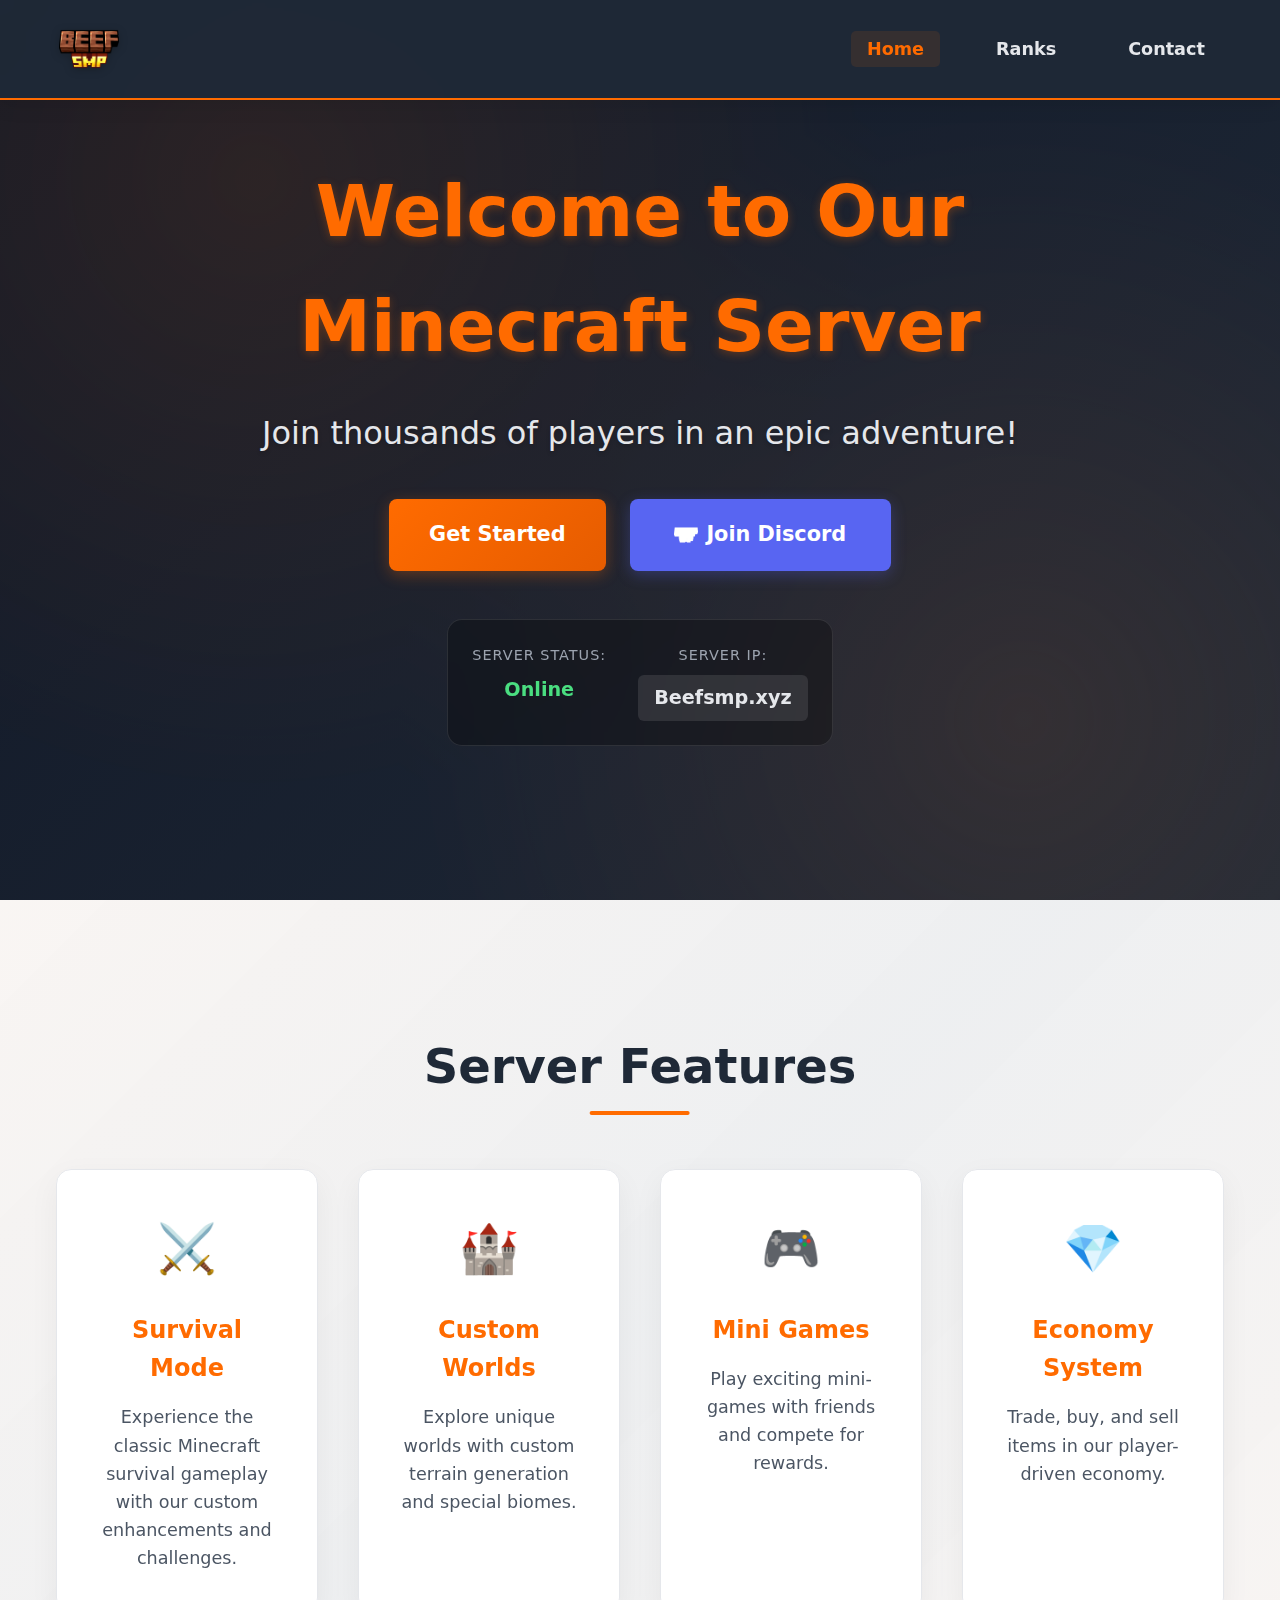
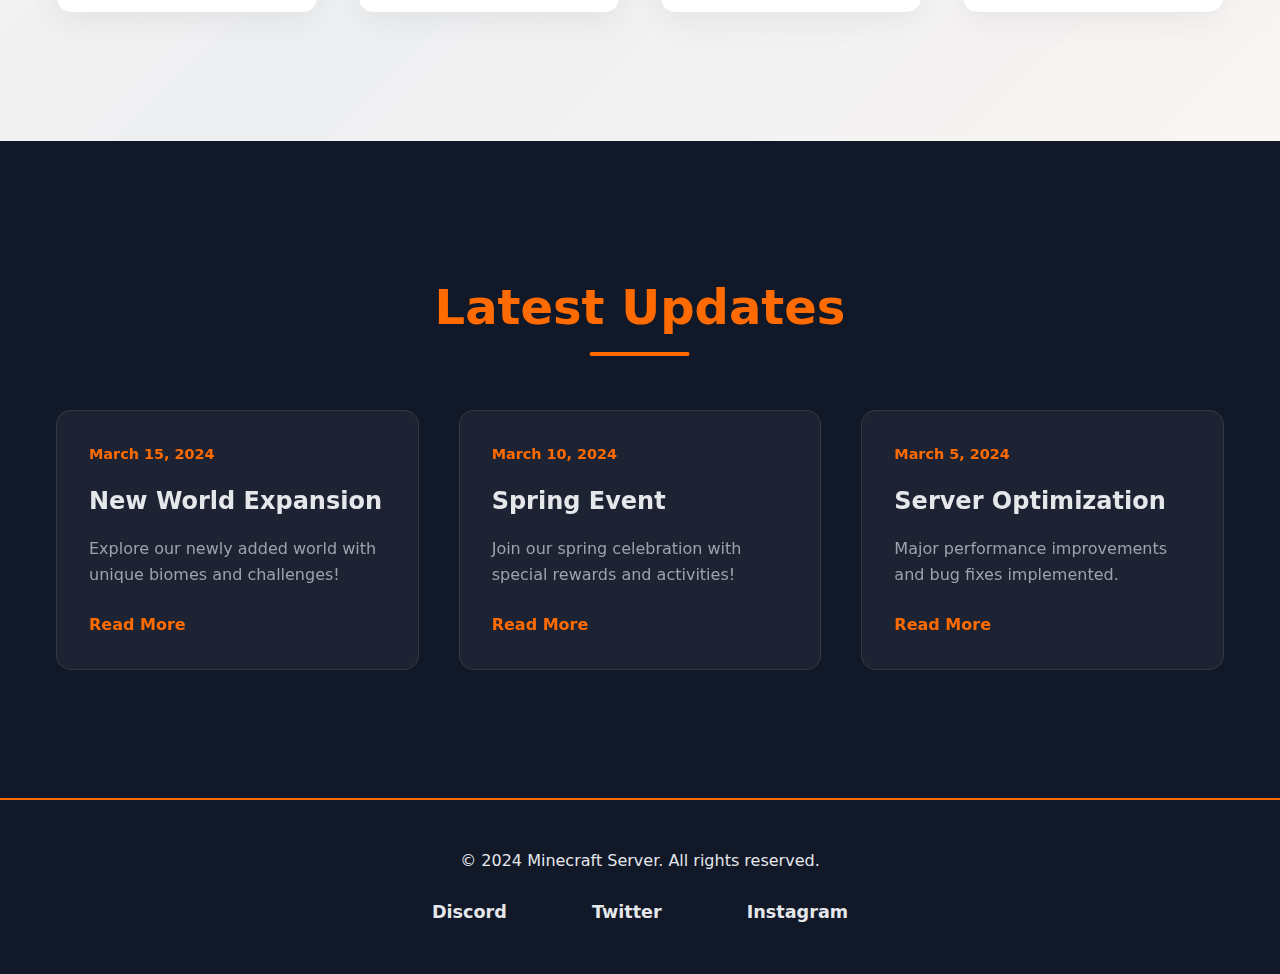
<file: index.html>
<!DOCTYPE html>
<html lang="en">
<head>
    <meta charset="UTF-8">
    <meta name="viewport" content="width=device-width, initial-scale=1.0">
    <title>Minecraft Server - Home</title>
    <link rel="stylesheet" href="styles.css">
    <link rel="stylesheet" href="index.css">
</head>
<body>
    <div class="minecraft-background"></div>
    
    <!-- Header -->
    <header class="header">
        <nav class="nav-container">
            <div class="logo">
                <img src="minecraft_title_13.png" alt="BeefSmp Logo">
            </div>
            <ul class="nav-links">
                <li><a href="index.html" class="active">Home</a></li>
                <li><a href="ranks.html">Ranks</a></li>
                <li><a href="contact.html">Contact</a></li>
            </ul>
        </nav>
    </header>

    <!-- Hero Section -->
    <section class="hero-section">
        <div class="hero-content">
            <h1>Welcome to Our Minecraft Server</h1>
            <p class="subtitle">Join thousands of players in an epic adventure!</p>
            <div class="hero-buttons">
                <a href="ranks.html" class="cta-button">Get Started</a>
                <a href="https://discord.gg/HNm7WVHv" class="discord-button discord-button-hero" target="_blank">
                    <img src="minecraft_title_13.png" alt="Discord" class="discord-icon">
                    Join Discord
                </a>
            </div>
            <div class="server-status">
                <div class="status-item">
                    <span class="status-label">Server Status:</span>
                    <span class="status-value online">Online</span>
                </div>
                <div class="status-item">
                    <span class="status-label">Server IP:</span>
                    <span class="status-value copy-ip" onclick="copyToClipboard('Beefsmp.xyz')">Beefsmp.xyz</span>
                </div>
            </div>
        </div>
    </section>

    <!-- Features Section -->
    <section class="features-section">
        <h2>Server Features</h2>
        <div class="features-grid">
            <div class="feature-card">
                <div class="feature-icon">⚔️</div>
                <h3>Survival Mode</h3>
                <p>Experience the classic Minecraft survival gameplay with our custom enhancements and challenges.</p>
            </div>
            <div class="feature-card">
                <div class="feature-icon">🏰</div>
                <h3>Custom Worlds</h3>
                <p>Explore unique worlds with custom terrain generation and special biomes.</p>
            </div>
            <div class="feature-card">
                <div class="feature-icon">🎮</div>
                <h3>Mini Games</h3>
                <p>Play exciting mini-games with friends and compete for rewards.</p>
            </div>
            <div class="feature-card">
                <div class="feature-icon">💎</div>
                <h3>Economy System</h3>
                <p>Trade, buy, and sell items in our player-driven economy.</p>
            </div>
        </div>
    </section>

    <!-- Latest News Section -->
    <section class="news-section">
        <h2>Latest Updates</h2>
        <div class="news-grid">
            <article class="news-card">
                <div class="news-date">March 15, 2024</div>
                <h3>New World Expansion</h3>
                <p>Explore our newly added world with unique biomes and challenges!</p>
                <a href="#" class="read-more">Read More</a>
            </article>
            <article class="news-card">
                <div class="news-date">March 10, 2024</div>
                <h3>Spring Event</h3>
                <p>Join our spring celebration with special rewards and activities!</p>
                <a href="#" class="read-more">Read More</a>
            </article>
            <article class="news-card">
                <div class="news-date">March 5, 2024</div>
                <h3>Server Optimization</h3>
                <p>Major performance improvements and bug fixes implemented.</p>
                <a href="#" class="read-more">Read More</a>
            </article>
        </div>
    </section>

    <!-- Footer -->
    <footer class="footer">
        <div class="footer-content">
            <p>&copy; 2024 Minecraft Server. All rights reserved.</p>
            <div class="social-links">
                <a href="https://discord.gg/HNm7WVHv" class="social-link" target="_blank">Discord</a>
                <a href="#" class="social-link">Twitter</a>
                <a href="#" class="social-link">Instagram</a>
            </div>
        </div>
    </footer>

    <script>
        function copyToClipboard(text) {
            navigator.clipboard.writeText(text).then(() => {
                const element = document.querySelector('.copy-ip');
                const originalText = element.textContent;
                element.textContent = 'Copied!';
                element.style.color = 'var(--primary-orange)';
                setTimeout(() => {
                    element.textContent = originalText;
                    element.style.color = '';
                }, 2000);
            });
        }
    </script>
</body>
</html>
</file>
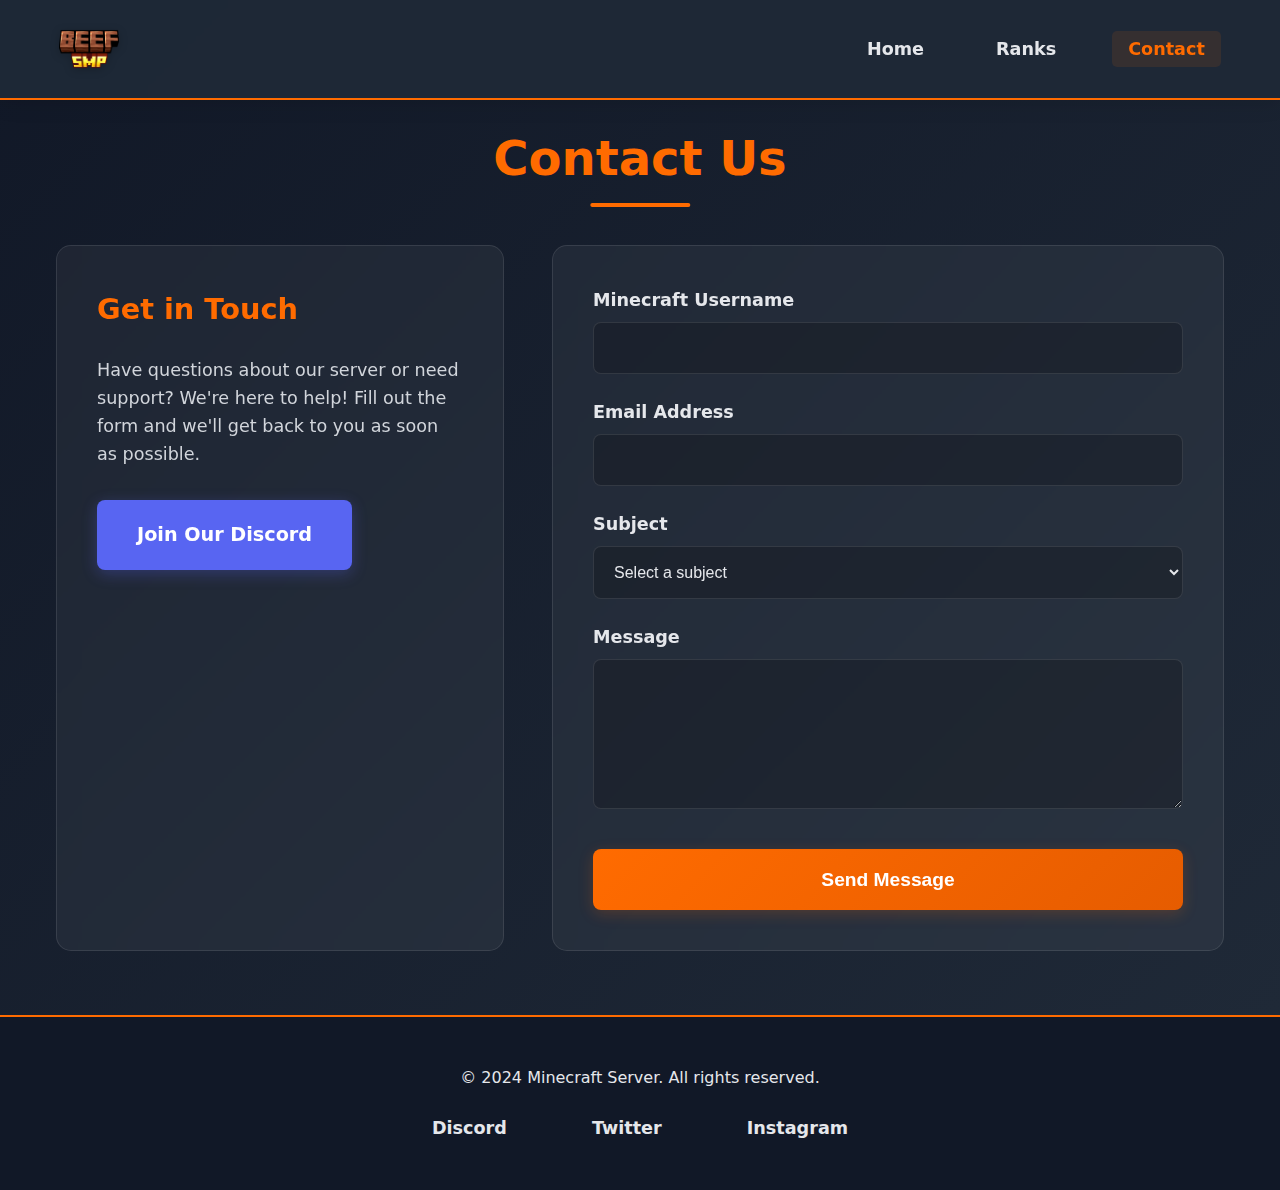
<file: contact.html>
<!DOCTYPE html>
<html lang="en">
<head>
    <meta charset="UTF-8">
    <meta name="viewport" content="width=device-width, initial-scale=1.0">
    <title>Contact Us - Minecraft Server</title>
    <link rel="stylesheet" href="styles.css">
    <link rel="stylesheet" href="contact.css">
</head>
<body>
    <div class="minecraft-background"></div>
    
    <!-- Header -->
    <header class="header">
        <nav class="nav-container">
            <div class="logo">
                <img src="minecraft_title_13.png" alt="BeefSmp Logo">
            </div>
            <ul class="nav-links">
                <li><a href="index.html">Home</a></li>
                <li><a href="ranks.html">Ranks</a></li>
                <li><a href="contact.html" class="active">Contact</a></li>
            </ul>
        </nav>
    </header>

    <!-- Contact Section -->
    <section class="contact-section">
        <h2>Contact Us</h2>
        <div class="contact-container">
            <div class="contact-info">
                <h3>Get in Touch</h3>
                <p>Have questions about our server or need support? We're here to help! Fill out the form and we'll get back to you as soon as possible.</p>
                <a href="https://discord.gg/HNm7WVHv" class="discord-button" target="_blank">
                    Join Our Discord
                </a>
            </div>
            
            <div class="contact-form-container">
                <form id="contactForm" class="contact-form">
                    <div class="form-group">
                        <label for="username">Minecraft Username</label>
                        <input type="text" id="username" name="username" required>
                    </div>
                    
                    <div class="form-group">
                        <label for="email">Email Address</label>
                        <input type="email" id="email" name="email" required>
                    </div>
                    
                    <div class="form-group">
                        <label for="subject">Subject</label>
                        <select id="subject" name="subject" required>
                            <option value="">Select a subject</option>
                            <option value="support">Technical Support</option>
                            <option value="billing">Billing Question</option>
                            <option value="report">Report an Issue</option>
                            <option value="other">Other</option>
                        </select>
                    </div>
                    
                    <div class="form-group">
                        <label for="message">Message</label>
                        <textarea id="message" name="message" rows="5" required></textarea>
                    </div>
                    
                    <button type="submit" class="submit-button">Send Message</button>
                </form>
            </div>
        </div>
    </section>

    <!-- Footer -->
    <footer class="footer">
        <div class="footer-content">
            <p>&copy; 2024 Minecraft Server. All rights reserved.</p>
            <div class="social-links">
                <a href="https://discord.gg/HNm7WVHv" class="social-link" target="_blank">Discord</a>
                <a href="#" class="social-link">Twitter</a>
                <a href="#" class="social-link">Instagram</a>
            </div>
        </div>
    </footer>

    <script>
        document.getElementById('contactForm').addEventListener('submit', async (e) => {
            e.preventDefault();
            
            const formData = {
                username: document.getElementById('username').value,
                email: document.getElementById('email').value,
                subject: document.getElementById('subject').value,
                message: document.getElementById('message').value
            };

            // Replace 'YOUR_WEBHOOK_URL' with your actual Discord webhook URL
            const webhookUrl = 'https://discord.com/api/webhooks/1376127597242745035/s_DNP3tpuAUodMtkLm22TRWAHOmt8JY_amnhChWXHYcBwJ5aSQdtr8BF71ZSl1h4Dv8o';
            
            const embed = {
                title: 'New Contact Form Submission',
                color: 16711680, // Orange color
                fields: [
                    {
                        name: 'Minecraft Username',
                        value: formData.username,
                        inline: true
                    },
                    {
                        name: 'Email',
                        value: formData.email,
                        inline: true
                    },
                    {
                        name: 'Subject',
                        value: formData.subject,
                        inline: true
                    },
                    {
                        name: 'Message',
                        value: formData.message
                    }
                ],
                timestamp: new Date().toISOString()
            };

            try {
                const response = await fetch(webhookUrl, {
                    method: 'POST',
                    headers: {
                        'Content-Type': 'application/json',
                    },
                    body: JSON.stringify({
                        embeds: [embed]
                    })
                });

                if (response.ok) {
                    alert('Message sent successfully! We will get back to you soon.');
                    document.getElementById('contactForm').reset();
                } else {
                    throw new Error('Failed to send message');
                }
            } catch (error) {
                alert('Failed to send message. Please try again later.');
                console.error('Error:', error);
            }
        });
    </script>
</body>
</html>
</file>
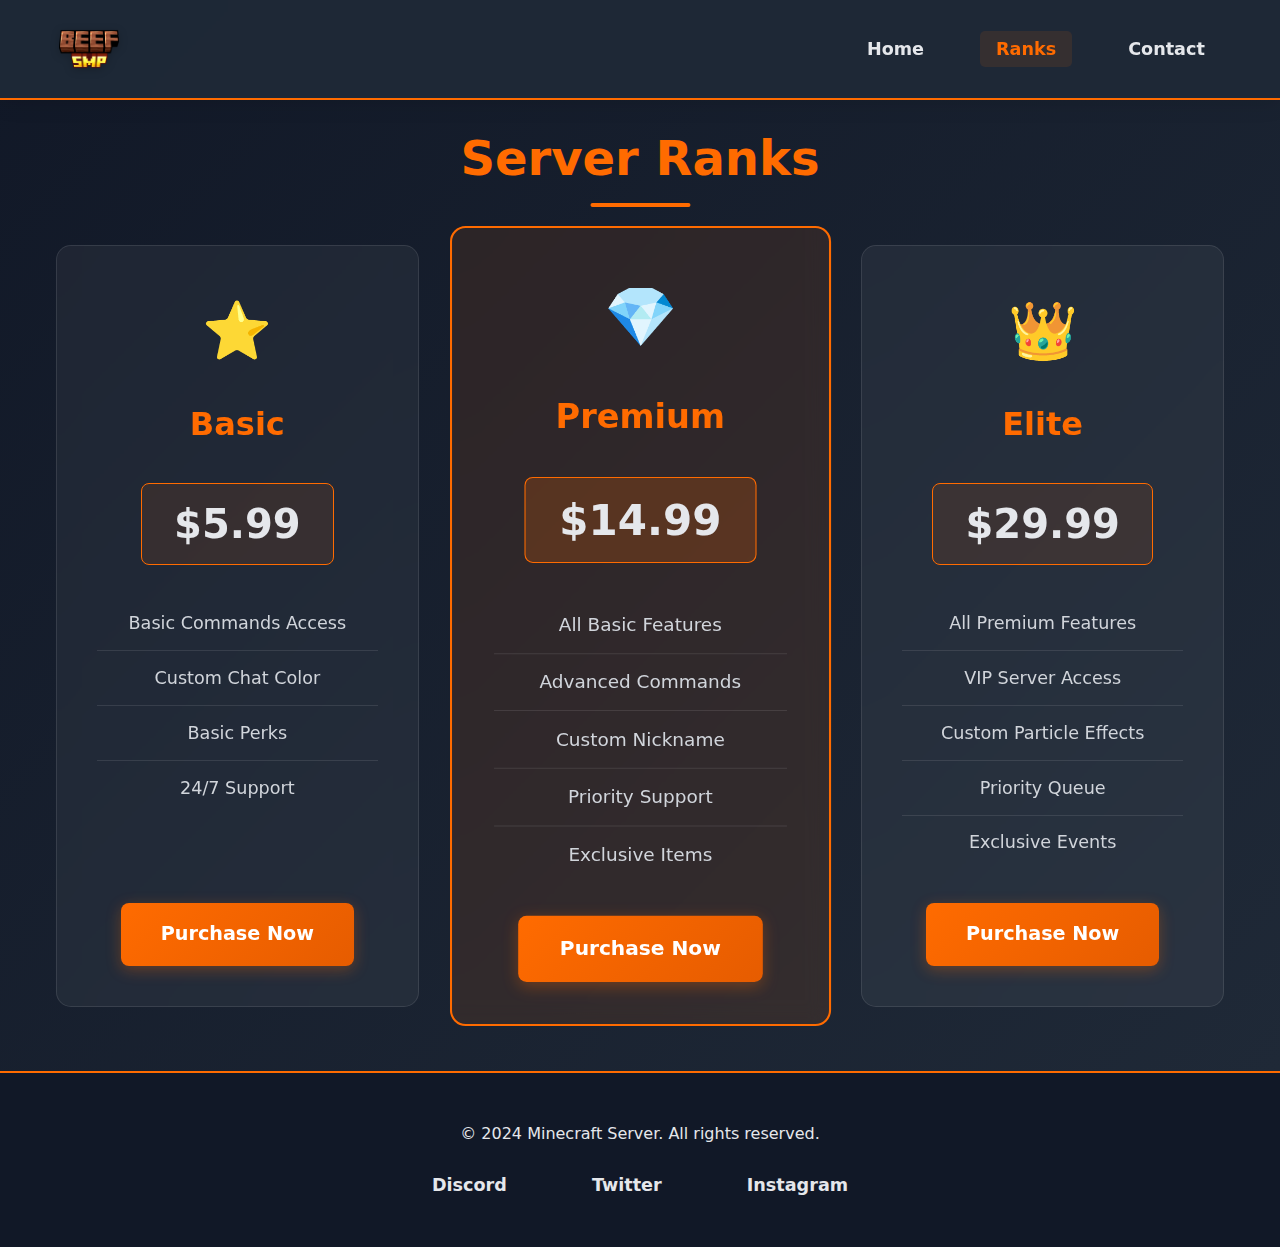
<file: ranks.html>
<!DOCTYPE html>
<html lang="en">
<head>
    <meta charset="UTF-8">
    <meta name="viewport" content="width=device-width, initial-scale=1.0">
    <title>Minecraft Server Ranks</title>
    <link rel="stylesheet" href="styles.css">
    <link rel="stylesheet" href="ranks.css">
</head>
<body>
    <div class="minecraft-background"></div>
    
    <!-- Header -->
    <header class="header">
        <nav class="nav-container">
            <div class="logo">
                <img src="minecraft_title_13.png" alt="BeefSmp Logo">
            </div>
            <ul class="nav-links">
                <li><a href="index.html">Home</a></li>
                <li><a href="ranks.html" class="active">Ranks</a></li>
                <li><a href="contact.html">Contact</a></li>
            </ul>
        </nav>
    </header>

    <!-- Ranks Section -->
    <section class="ranks-section">
        <h2>Server Ranks</h2>
        <div class="ranks-grid">
            <!-- Basic Rank -->
            <div class="rank-card">
                <div class="rank-icon">⭐</div>
                <h3>Basic</h3>
                <div class="price">$5.99</div>
                <ul class="features">
                    <li>Basic Commands Access</li>
                    <li>Custom Chat Color</li>
                    <li>Basic Perks</li>
                    <li>24/7 Support</li>
                </ul>
                <a href="#" class="buy-button">Purchase Now</a>
            </div>

            <!-- Premium Rank -->
            <div class="rank-card featured">
                <div class="rank-icon">💎</div>
                <h3>Premium</h3>
                <div class="price">$14.99</div>
                <ul class="features">
                    <li>All Basic Features</li>
                    <li>Advanced Commands</li>
                    <li>Custom Nickname</li>
                    <li>Priority Support</li>
                    <li>Exclusive Items</li>
                </ul>
                <a href="#" class="buy-button">Purchase Now</a>
            </div>

            <!-- Elite Rank -->
            <div class="rank-card">
                <div class="rank-icon">👑</div>
                <h3>Elite</h3>
                <div class="price">$29.99</div>
                <ul class="features">
                    <li>All Premium Features</li>
                    <li>VIP Server Access</li>
                    <li>Custom Particle Effects</li>
                    <li>Priority Queue</li>
                    <li>Exclusive Events</li>
                </ul>
                <a href="#" class="buy-button">Purchase Now</a>
            </div>
        </div>
    </section>

    <!-- Footer -->
    <footer class="footer">
        <div class="footer-content">
            <p>&copy; 2024 Minecraft Server. All rights reserved.</p>
            <div class="social-links">
                <a href="https://discord.gg/HNm7WVHv" class="social-link" target="_blank">Discord</a>
                <a href="#" class="social-link">Twitter</a>
                <a href="#" class="social-link">Instagram</a>
            </div>
        </div>
    </footer>
</body>
</html>
</file>
<file: styles.css>
:root {
    --primary-orange: #ff6b00;
    --primary-orange-dark: #e65c00;
    --primary-orange-light: #ff8533;
    --gray-50: #f9fafb;
    --gray-100: #f3f4f6;
    --gray-200: #e5e7eb;
    --gray-300: #d1d5db;
    --gray-400: #9ca3af;
    --gray-500: #6b7280;
    --gray-600: #4b5563;
    --gray-700: #374151;
    --gray-800: #1f2937;
    --gray-900: #111827;
}

* {
    margin: 0;
    padding: 0;
    box-sizing: border-box;
}

body {
    font-family: 'Minecraft', system-ui, -apple-system, sans-serif;
    line-height: 1.6;
    color: var(--gray-800);
    background-color: var(--gray-50);
    overflow-x: hidden;
}

.minecraft-background {
    position: fixed;
    top: 0;
    left: 0;
    width: 100%;
    height: 100%;
    background: 
        radial-gradient(circle at 0% 0%, var(--primary-orange-light) 0%, transparent 50%),
        radial-gradient(circle at 100% 100%, var(--gray-300) 0%, transparent 50%);
    opacity: 0.05;
    z-index: -1;
}

/* Header Styles */
.header {
    background: rgba(31, 41, 55, 0.95);
    backdrop-filter: blur(10px);
    box-shadow: 0 4px 20px rgba(0, 0, 0, 0.1);
    position: fixed;
    width: 100%;
    top: 0;
    z-index: 1000;
    border-bottom: 2px solid var(--primary-orange);
}

.nav-container {
    max-width: 1200px;
    margin: 0 auto;
    padding: 1.2rem;
    display: flex;
    justify-content: space-between;
    align-items: center;
}

.logo {
    display: flex;
    align-items: center;
}

.logo img {
    height: 60px;
    width: auto;
    object-fit: contain;
    filter: drop-shadow(0 2px 4px rgba(0, 0, 0, 0.2));
}

.logo h1 {
    color: var(--primary-orange);
    font-size: 2rem;
    text-transform: uppercase;
    letter-spacing: 2px;
    text-shadow: 2px 2px 4px rgba(0, 0, 0, 0.2);
    font-weight: 800;
}

.nav-links {
    display: flex;
    gap: 2.5rem;
    list-style: none;
}

.nav-links a {
    color: var(--gray-200);
    text-decoration: none;
    font-weight: 600;
    font-size: 1.1rem;
    padding: 0.5rem 1rem;
    border-radius: 5px;
    transition: all 0.3s ease;
}

.nav-links a:hover {
    color: var(--primary-orange);
    background: rgba(255, 107, 0, 0.1);
}

/* Hero Section */
.hero-section {
    height: 100vh;
    display: flex;
    align-items: center;
    justify-content: center;
    text-align: center;
    padding: 2rem;
    background: linear-gradient(135deg, var(--gray-900) 0%, var(--gray-800) 100%);
    position: relative;
    overflow: hidden;
}

.hero-section::before {
    content: '';
    position: absolute;
    top: 0;
    left: 0;
    right: 0;
    bottom: 0;
    background: 
        radial-gradient(circle at 20% 20%, var(--primary-orange) 0%, transparent 50%),
        radial-gradient(circle at 80% 80%, var(--primary-orange-light) 0%, transparent 50%);
    opacity: 0.1;
    z-index: 0;
}

.hero-content {
    max-width: 800px;
    position: relative;
    z-index: 1;
}

.hero-content h1 {
    font-size: 4rem;
    color: var(--primary-orange);
    margin-bottom: 1.5rem;
    animation: float 3s ease-in-out infinite;
    text-shadow: 0 2px 10px rgba(255, 107, 0, 0.3);
    font-weight: 800;
}

.subtitle {
    font-size: 1.8rem;
    color: var(--gray-200);
    margin-bottom: 2.5rem;
    text-shadow: 0 2px 4px rgba(0, 0, 0, 0.2);
}

.cta-button {
    background: linear-gradient(135deg, var(--primary-orange) 0%, var(--primary-orange-dark) 100%);
    color: white;
    border: none;
    padding: 1.2rem 2.5rem;
    font-size: 1.3rem;
    border-radius: 8px;
    cursor: pointer;
    transition: all 0.3s ease;
    text-decoration: none;
    display: inline-block;
    box-shadow: 0 4px 15px rgba(255, 107, 0, 0.3);
    font-weight: 600;
}

.cta-button:hover {
    transform: translateY(-3px);
    box-shadow: 0 6px 20px rgba(255, 107, 0, 0.4);
}

/* Footer */
.footer {
    background: var(--gray-900);
    color: var(--gray-200);
    padding: 3rem 2rem;
    text-align: center;
    border-top: 2px solid var(--primary-orange);
}

.footer-content {
    max-width: 1200px;
    margin: 0 auto;
}

.social-links {
    margin-top: 1.5rem;
}

.social-link {
    color: var(--gray-200);
    text-decoration: none;
    margin: 0 1.5rem;
    transition: all 0.3s ease;
    font-size: 1.1rem;
    font-weight: 600;
    padding: 0.5rem 1rem;
    border-radius: 5px;
}

.social-link:hover {
    color: var(--primary-orange);
    background: rgba(255, 107, 0, 0.1);
}

/* Active Navigation Link */
.nav-links a.active {
    color: var(--primary-orange);
    background: rgba(255, 107, 0, 0.1);
    font-weight: 700;
}

/* Animations */
@keyframes float {
    0%, 100% {
        transform: translateY(0);
    }
    50% {
        transform: translateY(-15px);
    }
}

/* Discord Button Styles */
.discord-button {
    display: inline-flex;
    align-items: center;
    gap: 0.5rem;
    background: #5865F2;
    color: white;
    padding: 1.2rem 2.5rem;
    border-radius: 8px;
    text-decoration: none;
    font-weight: 600;
    font-size: 1.2rem;
    transition: all 0.3s ease;
    box-shadow: 0 4px 15px rgba(88, 101, 242, 0.3);
}

.discord-button:hover {
    background: #4752c4;
    transform: translateY(-3px);
    box-shadow: 0 6px 20px rgba(88, 101, 242, 0.4);
}

.discord-button-hero {
    font-size: 1.3rem;
    padding: 1.2rem 2.8rem;
}

.discord-icon {
    width: 24px;
    height: 24px;
    filter: brightness(0) invert(1);
}

/* Responsive Design */
@media (max-width: 768px) {
    .nav-container {
        flex-direction: column;
        gap: 1.5rem;
    }

    .nav-links {
        flex-direction: column;
        text-align: center;
        gap: 1rem;
        width: 100%;
    }

    .nav-links a {
        display: block;
        padding: 0.8rem;
    }

    .hero-content h1 {
        font-size: 2.8rem;
    }

    .subtitle {
        font-size: 1.4rem;
    }

    .logo {
        flex-direction: column;
        gap: 0.5rem;
    }
    
    .logo img {
        height: 45px;
    }
    
    .discord-button-hero {
        font-size: 1.2rem;
        padding: 1rem 2.2rem;
    }
    
    .discord-icon {
        width: 20px;
        height: 20px;
    }
}
</file>
<file: index.css>
/* Hero Section Enhancements */
.hero-section {
    min-height: 100vh;
    display: flex;
    align-items: center;
    justify-content: center;
    text-align: center;
    padding: 2rem;
    position: relative;
    overflow: hidden;
}

.hero-content {
    max-width: 1000px;
    position: relative;
    z-index: 1;
}

.hero-content h1 {
    font-size: 4.5rem;
    color: var(--primary-orange);
    margin-bottom: 1.5rem;
    animation: float 3s ease-in-out infinite;
    text-shadow: 0 2px 10px rgba(255, 107, 0, 0.3);
    font-weight: 800;
}

.subtitle {
    font-size: 2rem;
    color: var(--gray-200);
    margin-bottom: 2.5rem;
    text-shadow: 0 2px 4px rgba(0, 0, 0, 0.2);
}

.hero-buttons {
    display: flex;
    gap: 1.5rem;
    justify-content: center;
    margin-bottom: 3rem;
}

.server-status {
    background: rgba(0, 0, 0, 0.3);
    backdrop-filter: blur(10px);
    border-radius: 15px;
    padding: 1.5rem;
    display: inline-flex;
    gap: 2rem;
    border: 1px solid rgba(255, 255, 255, 0.1);
}

.status-item {
    display: flex;
    flex-direction: column;
    align-items: center;
    gap: 0.5rem;
}

.status-label {
    color: var(--gray-400);
    font-size: 0.9rem;
    text-transform: uppercase;
    letter-spacing: 1px;
}

.status-value {
    color: var(--gray-200);
    font-size: 1.2rem;
    font-weight: 600;
}

.status-value.online {
    color: #4ade80;
}

.copy-ip {
    cursor: pointer;
    padding: 0.5rem 1rem;
    background: rgba(255, 255, 255, 0.1);
    border-radius: 6px;
    transition: all 0.3s ease;
}

.copy-ip:hover {
    background: rgba(255, 255, 255, 0.2);
}

/* Features Section */
.features-section {
    padding: 8rem 2rem;
    background: linear-gradient(135deg, 
        rgba(255, 107, 0, 0.03) 0%,
        rgba(31, 41, 55, 0.05) 50%,
        rgba(255, 107, 0, 0.03) 100%
    );
    position: relative;
}

.features-section h2 {
    text-align: center;
    font-size: 3rem;
    color: var(--gray-800);
    margin-bottom: 4rem;
    position: relative;
    display: inline-block;
    left: 50%;
    transform: translateX(-50%);
}

.features-section h2::after {
    content: '';
    position: absolute;
    bottom: -10px;
    left: 50%;
    transform: translateX(-50%);
    width: 100px;
    height: 4px;
    background: var(--primary-orange);
    border-radius: 2px;
}

.features-grid {
    display: grid;
    grid-template-columns: repeat(auto-fit, minmax(250px, 1fr));
    gap: 2.5rem;
    max-width: 1200px;
    margin: 0 auto;
    padding: 0 1rem;
}

.feature-card {
    background: rgba(255, 255, 255, 0.95);
    padding: 2.5rem;
    border-radius: 15px;
    text-align: center;
    box-shadow: 0 10px 30px rgba(0, 0, 0, 0.05);
    transition: all 0.3s ease;
    border: 1px solid var(--gray-200);
}

.feature-card:hover {
    transform: translateY(-10px);
    box-shadow: 0 20px 40px rgba(0, 0, 0, 0.1);
}

.feature-icon {
    font-size: 3rem;
    margin-bottom: 1.5rem;
}

.feature-card h3 {
    color: var(--primary-orange);
    font-size: 1.5rem;
    margin-bottom: 1rem;
    font-weight: 700;
}

.feature-card p {
    color: var(--gray-600);
    font-size: 1.1rem;
    line-height: 1.6;
}

/* News Section */
.news-section {
    padding: 8rem 2rem;
    background: var(--gray-900);
    color: var(--gray-200);
}

.news-section h2 {
    text-align: center;
    font-size: 3rem;
    color: var(--primary-orange);
    margin-bottom: 4rem;
    position: relative;
    display: inline-block;
    left: 50%;
    transform: translateX(-50%);
}

.news-section h2::after {
    content: '';
    position: absolute;
    bottom: -10px;
    left: 50%;
    transform: translateX(-50%);
    width: 100px;
    height: 4px;
    background: var(--primary-orange);
    border-radius: 2px;
}

.news-grid {
    display: grid;
    grid-template-columns: repeat(auto-fit, minmax(300px, 1fr));
    gap: 2.5rem;
    max-width: 1200px;
    margin: 0 auto;
    padding: 0 1rem;
}

.news-card {
    background: rgba(255, 255, 255, 0.05);
    padding: 2rem;
    border-radius: 15px;
    backdrop-filter: blur(10px);
    border: 1px solid rgba(255, 255, 255, 0.1);
    transition: all 0.3s ease;
}

.news-card:hover {
    transform: translateY(-5px);
    background: rgba(255, 255, 255, 0.08);
}

.news-date {
    color: var(--primary-orange);
    font-size: 0.9rem;
    margin-bottom: 1rem;
    font-weight: 600;
}

.news-card h3 {
    color: var(--gray-200);
    font-size: 1.5rem;
    margin-bottom: 1rem;
    font-weight: 700;
}

.news-card p {
    color: var(--gray-400);
    margin-bottom: 1.5rem;
    line-height: 1.6;
}

.read-more {
    color: var(--primary-orange);
    text-decoration: none;
    font-weight: 600;
    display: inline-flex;
    align-items: center;
    gap: 0.5rem;
    transition: all 0.3s ease;
}

.read-more:hover {
    color: var(--primary-orange-light);
    gap: 0.8rem;
}

/* Responsive Design */
@media (max-width: 768px) {
    .hero-content h1 {
        font-size: 3rem;
    }

    .subtitle {
        font-size: 1.5rem;
    }

    .hero-buttons {
        flex-direction: column;
        gap: 1rem;
    }

    .server-status {
        flex-direction: column;
        gap: 1rem;
        padding: 1rem;
    }

    .features-grid,
    .news-grid {
        grid-template-columns: 1fr;
        gap: 1.5rem;
    }

    .feature-card,
    .news-card {
        padding: 1.5rem;
    }
}
</file>
<file: contact.css>
/* Contact Section Styles */
.contact-section {
    padding: 120px 2rem 4rem;
    min-height: 100vh;
    background: linear-gradient(135deg, var(--gray-900) 0%, var(--gray-800) 100%);
    color: var(--gray-200);
}

.contact-section h2 {
    text-align: center;
    font-size: 3rem;
    color: var(--primary-orange);
    margin-bottom: 3rem;
    position: relative;
    display: inline-block;
    left: 50%;
    transform: translateX(-50%);
}

.contact-section h2::after {
    content: '';
    position: absolute;
    bottom: -10px;
    left: 50%;
    transform: translateX(-50%);
    width: 100px;
    height: 4px;
    background: var(--primary-orange);
    border-radius: 2px;
}

.contact-container {
    display: grid;
    grid-template-columns: 1fr 1.5fr;
    gap: 3rem;
    max-width: 1200px;
    margin: 0 auto;
    padding: 0 1rem;
}

.contact-info {
    background: rgba(255, 255, 255, 0.05);
    padding: 2.5rem;
    border-radius: 15px;
    backdrop-filter: blur(10px);
    border: 1px solid rgba(255, 255, 255, 0.1);
}

.contact-info h3 {
    color: var(--primary-orange);
    font-size: 1.8rem;
    margin-bottom: 1.5rem;
}

.contact-info p {
    color: var(--gray-300);
    font-size: 1.1rem;
    line-height: 1.6;
    margin-bottom: 2rem;
}

.contact-form-container {
    background: rgba(255, 255, 255, 0.05);
    padding: 2.5rem;
    border-radius: 15px;
    backdrop-filter: blur(10px);
    border: 1px solid rgba(255, 255, 255, 0.1);
}

.contact-form {
    display: flex;
    flex-direction: column;
    gap: 1.5rem;
}

.form-group {
    display: flex;
    flex-direction: column;
    gap: 0.5rem;
}

.form-group label {
    color: var(--gray-200);
    font-size: 1.1rem;
    font-weight: 600;
}

.form-group input,
.form-group select,
.form-group textarea {
    padding: 1rem;
    border-radius: 8px;
    border: 1px solid rgba(255, 255, 255, 0.1);
    background: rgba(0, 0, 0, 0.2);
    color: var(--gray-200);
    font-size: 1rem;
    transition: all 0.3s ease;
}

.form-group input:focus,
.form-group select:focus,
.form-group textarea:focus {
    outline: none;
    border-color: var(--primary-orange);
    background: rgba(0, 0, 0, 0.3);
    box-shadow: 0 0 0 2px rgba(255, 107, 0, 0.1);
}

.form-group input::placeholder,
.form-group textarea::placeholder {
    color: var(--gray-500);
}

.form-group textarea {
    resize: vertical;
    min-height: 150px;
}

.submit-button {
    background: linear-gradient(135deg, var(--primary-orange) 0%, var(--primary-orange-dark) 100%);
    color: white;
    border: none;
    padding: 1.2rem 2.5rem;
    border-radius: 8px;
    cursor: pointer;
    transition: all 0.3s ease;
    font-weight: 600;
    font-size: 1.2rem;
    margin-top: 1rem;
    box-shadow: 0 4px 15px rgba(255, 107, 0, 0.2);
}

.submit-button:hover {
    transform: translateY(-3px);
    box-shadow: 0 6px 20px rgba(255, 107, 0, 0.3);
}

.submit-button:active {
    transform: translateY(0);
}

/* Responsive Design */
@media (max-width: 768px) {
    .contact-section {
        padding-top: 100px;
    }

    .contact-section h2 {
        font-size: 2.5rem;
    }

    .contact-container {
        grid-template-columns: 1fr;
        gap: 2rem;
    }

    .contact-info,
    .contact-form-container {
        padding: 2rem;
    }

    .form-group input,
    .form-group select,
    .form-group textarea {
        font-size: 16px;
    }
}
</file>
<file: ranks.css>
/* Ranks Section Styles */
.ranks-section {
    padding: 120px 2rem 4rem;
    min-height: 100vh;
    background: linear-gradient(135deg, var(--gray-900) 0%, var(--gray-800) 100%);
    color: var(--gray-200);
}

.ranks-section h2 {
    text-align: center;
    font-size: 3rem;
    color: var(--primary-orange);
    margin-bottom: 3rem;
    position: relative;
    display: inline-block;
    left: 50%;
    transform: translateX(-50%);
}

.ranks-section h2::after {
    content: '';
    position: absolute;
    bottom: -10px;
    left: 50%;
    transform: translateX(-50%);
    width: 100px;
    height: 4px;
    background: var(--primary-orange);
    border-radius: 2px;
}

.ranks-grid {
    display: grid;
    grid-template-columns: repeat(auto-fit, minmax(300px, 1fr));
    gap: 2.5rem;
    max-width: 1200px;
    margin: 0 auto;
    padding: 0 1rem;
}

.rank-card {
    background: rgba(255, 255, 255, 0.05);
    padding: 2.5rem;
    border-radius: 15px;
    backdrop-filter: blur(10px);
    border: 1px solid rgba(255, 255, 255, 0.1);
    transition: all 0.3s ease;
    display: flex;
    flex-direction: column;
    align-items: center;
    text-align: center;
}

.rank-card:hover {
    transform: translateY(-10px);
    background: rgba(255, 255, 255, 0.08);
    box-shadow: 0 20px 40px rgba(0, 0, 0, 0.2);
}

.rank-icon {
    font-size: 3.5rem;
    margin-bottom: 1.5rem;
    transition: transform 0.3s ease;
}

.rank-card h3 {
    color: var(--primary-orange);
    font-size: 2rem;
    margin-bottom: 1rem;
    font-weight: 700;
}

.price {
    font-size: 2.5rem;
    color: var(--gray-200);
    font-weight: 700;
    margin: 1rem 0 2rem;
    padding: 0.5rem 2rem;
    background: rgba(255, 107, 0, 0.1);
    border-radius: 8px;
    border: 1px solid var(--primary-orange);
}

.features {
    list-style: none;
    margin: 0 0 2rem;
    padding: 0;
    width: 100%;
}

.features li {
    color: var(--gray-300);
    padding: 0.8rem 0;
    border-bottom: 1px solid rgba(255, 255, 255, 0.1);
    font-size: 1.1rem;
}

.features li:last-child {
    border-bottom: none;
}

.buy-button {
    background: linear-gradient(135deg, var(--primary-orange) 0%, var(--primary-orange-dark) 100%);
    color: white;
    border: none;
    padding: 1rem 2.5rem;
    font-size: 1.2rem;
    border-radius: 8px;
    cursor: pointer;
    transition: all 0.3s ease;
    text-decoration: none;
    display: inline-block;
    box-shadow: 0 4px 15px rgba(255, 107, 0, 0.3);
    font-weight: 600;
    margin-top: auto;
}

.buy-button:hover {
    transform: translateY(-3px);
    box-shadow: 0 6px 20px rgba(255, 107, 0, 0.4);
}

/* Featured Rank Card */
.rank-card.featured {
    background: rgba(255, 107, 0, 0.1);
    border: 2px solid var(--primary-orange);
    transform: scale(1.05);
    z-index: 1;
}

.rank-card.featured:hover {
    transform: scale(1.05) translateY(-10px);
}

.rank-card.featured .price {
    background: rgba(255, 107, 0, 0.2);
}

/* Responsive Design */
@media (max-width: 768px) {
    .ranks-section {
        padding-top: 100px;
    }

    .ranks-section h2 {
        font-size: 2.5rem;
    }

    .ranks-grid {
        grid-template-columns: 1fr;
        gap: 2rem;
    }

    .rank-card {
        padding: 2rem;
    }

    .rank-card.featured {
        transform: none;
    }

    .rank-card.featured:hover {
        transform: translateY(-10px);
    }

    .price {
        font-size: 2rem;
        padding: 0.5rem 1.5rem;
    }
}
</file>
